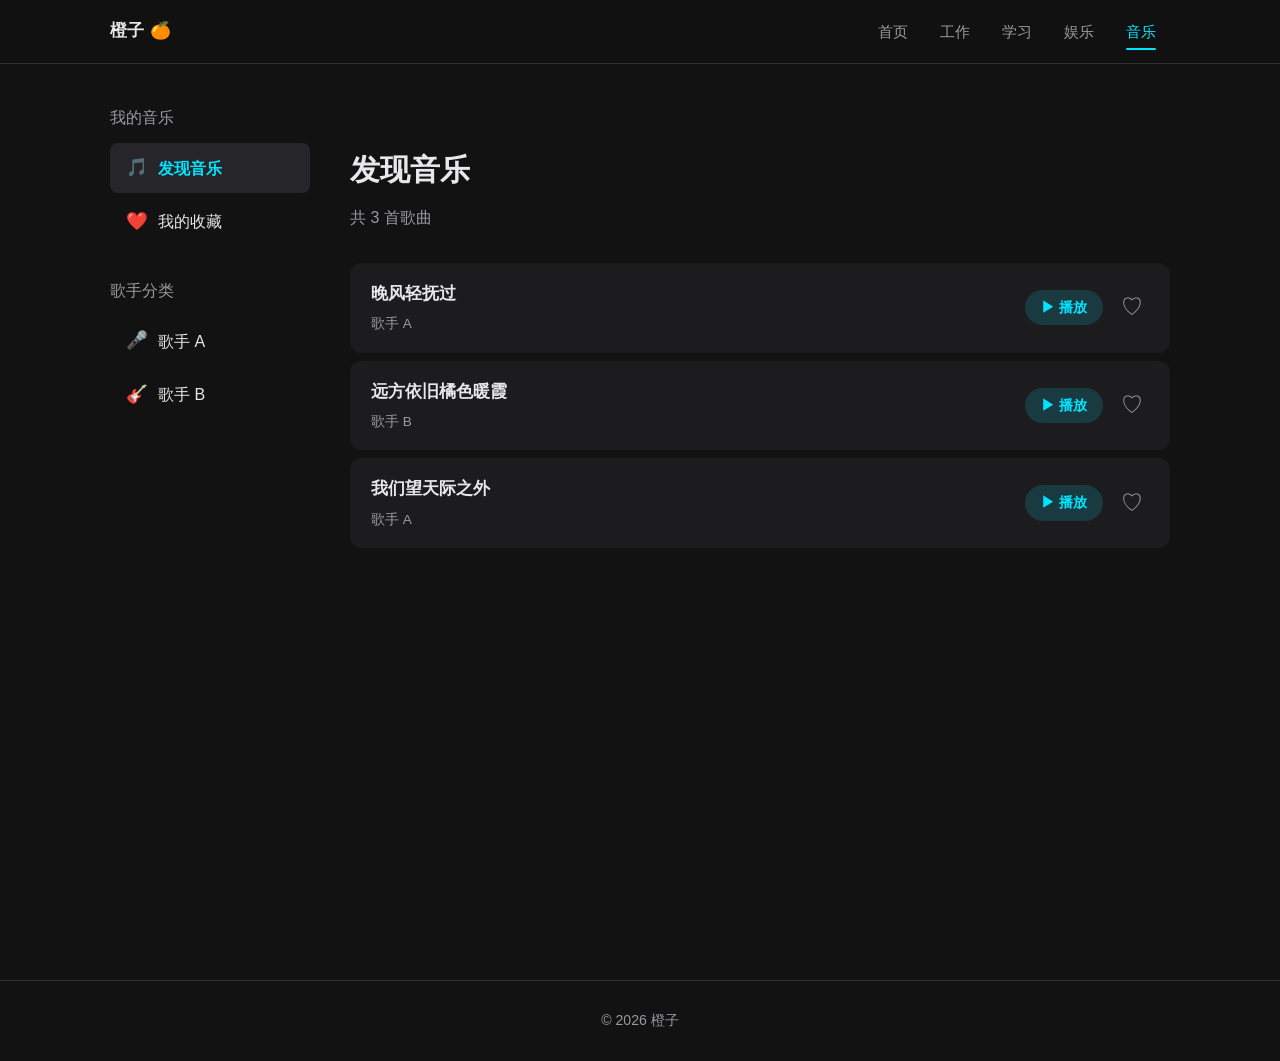
<file: music.html>
<!DOCTYPE html>
<html lang="zh-CN">
<head>
  <meta charset="UTF-8">
  <meta name="viewport" content="width=device-width, initial-scale=1.0">
  <title>音乐库 · 橙子</title>
  <link rel="stylesheet" href="css/base.css">
  <link rel="stylesheet" href="css/music.css">
</head>
<body data-page="music">

  <header class="site-nav">
    <div class="nav-inner">
      <a class="nav-brand" href="index.html">橙子 🍊</a>
      <button class="nav-toggle" aria-label="展开菜单" aria-expanded="false"><span></span></button>
      <nav class="nav-links" id="navLinks">
        <a href="index.html"  data-page="home">首页</a>
        <a href="work.html"   data-page="work">工作</a>
        <a href="study.html"  data-page="study">学习</a>
        <a href="fun.html"    data-page="fun">娱乐</a>
        <a href="music.html"  data-page="music">音乐</a>
      </nav>
    </div>
  </header>

  <main class="music-library container">
    <div class="library-layout">
      
      <!-- 左侧分类导航 -->
      <aside class="library-sidebar">
        <h2 class="sidebar-title">我的音乐</h2>
        <ul class="sidebar-menu">
          <li class="menu-item active" data-filter="all">
            <span class="icon">🎵</span> 发现音乐
          </li>
          <li class="menu-item" data-filter="favorites">
            <span class="icon">❤️</span> 我的收藏
          </li>
        </ul>

        <h2 class="sidebar-title" style="margin-top: 30px;">歌手分类</h2>
        <ul class="sidebar-menu">
          <li class="menu-item" data-filter="artist-A">
            <span class="icon">🎤</span> 歌手 A
          </li>
          <li class="menu-item" data-filter="artist-B">
            <span class="icon">🎸</span> 歌手 B
          </li>
        </ul>
      </aside>

      <!-- 右侧歌曲列表 -->
      <section class="library-content">
        <h1 class="page-title">发现音乐</h1>
        <p class="page-subtitle">共 <span id="songCount">3</span> 首歌曲</p>

        <ul class="song-list" id="songList">
          <!-- 歌曲 1 -->
          <li class="song-item" data-id="1" data-artist="artist-A">
            <div class="song-info">
              <span class="song-name">晚风轻抚过</span>
              <span class="song-artist">歌手 A</span>
            </div>
            <div class="song-actions">
              <button class="btn-play">▶ 播放</button>
              <button class="btn-favorite" title="收藏">♡</button>
            </div>
          </li>

          <!-- 歌曲 2 -->
          <li class="song-item" data-id="2" data-artist="artist-B">
            <div class="song-info">
              <span class="song-name">远方依旧橘色暖霞</span>
              <span class="song-artist">歌手 B</span>
            </div>
            <div class="song-actions">
              <button class="btn-play">▶ 播放</button>
              <button class="btn-favorite" title="收藏">♡</button>
            </div>
          </li>

          <!-- 歌曲 3 -->
          <li class="song-item" data-id="3" data-artist="artist-A">
            <div class="song-info">
              <span class="song-name">我们望天际之外</span>
              <span class="song-artist">歌手 A</span>
            </div>
            <div class="song-actions">
              <button class="btn-play">▶ 播放</button>
              <button class="btn-favorite" title="收藏">♡</button>
            </div>
          </li>
        </ul>
      </section>

    </div>
  </main>

  <footer class="site-footer">
    <div class="container">© 2026 橙子</div>
  </footer>

  <script src="js/nav.js"></script>
  <script src="js/music.js"></script>
</body>
</html>
</file>
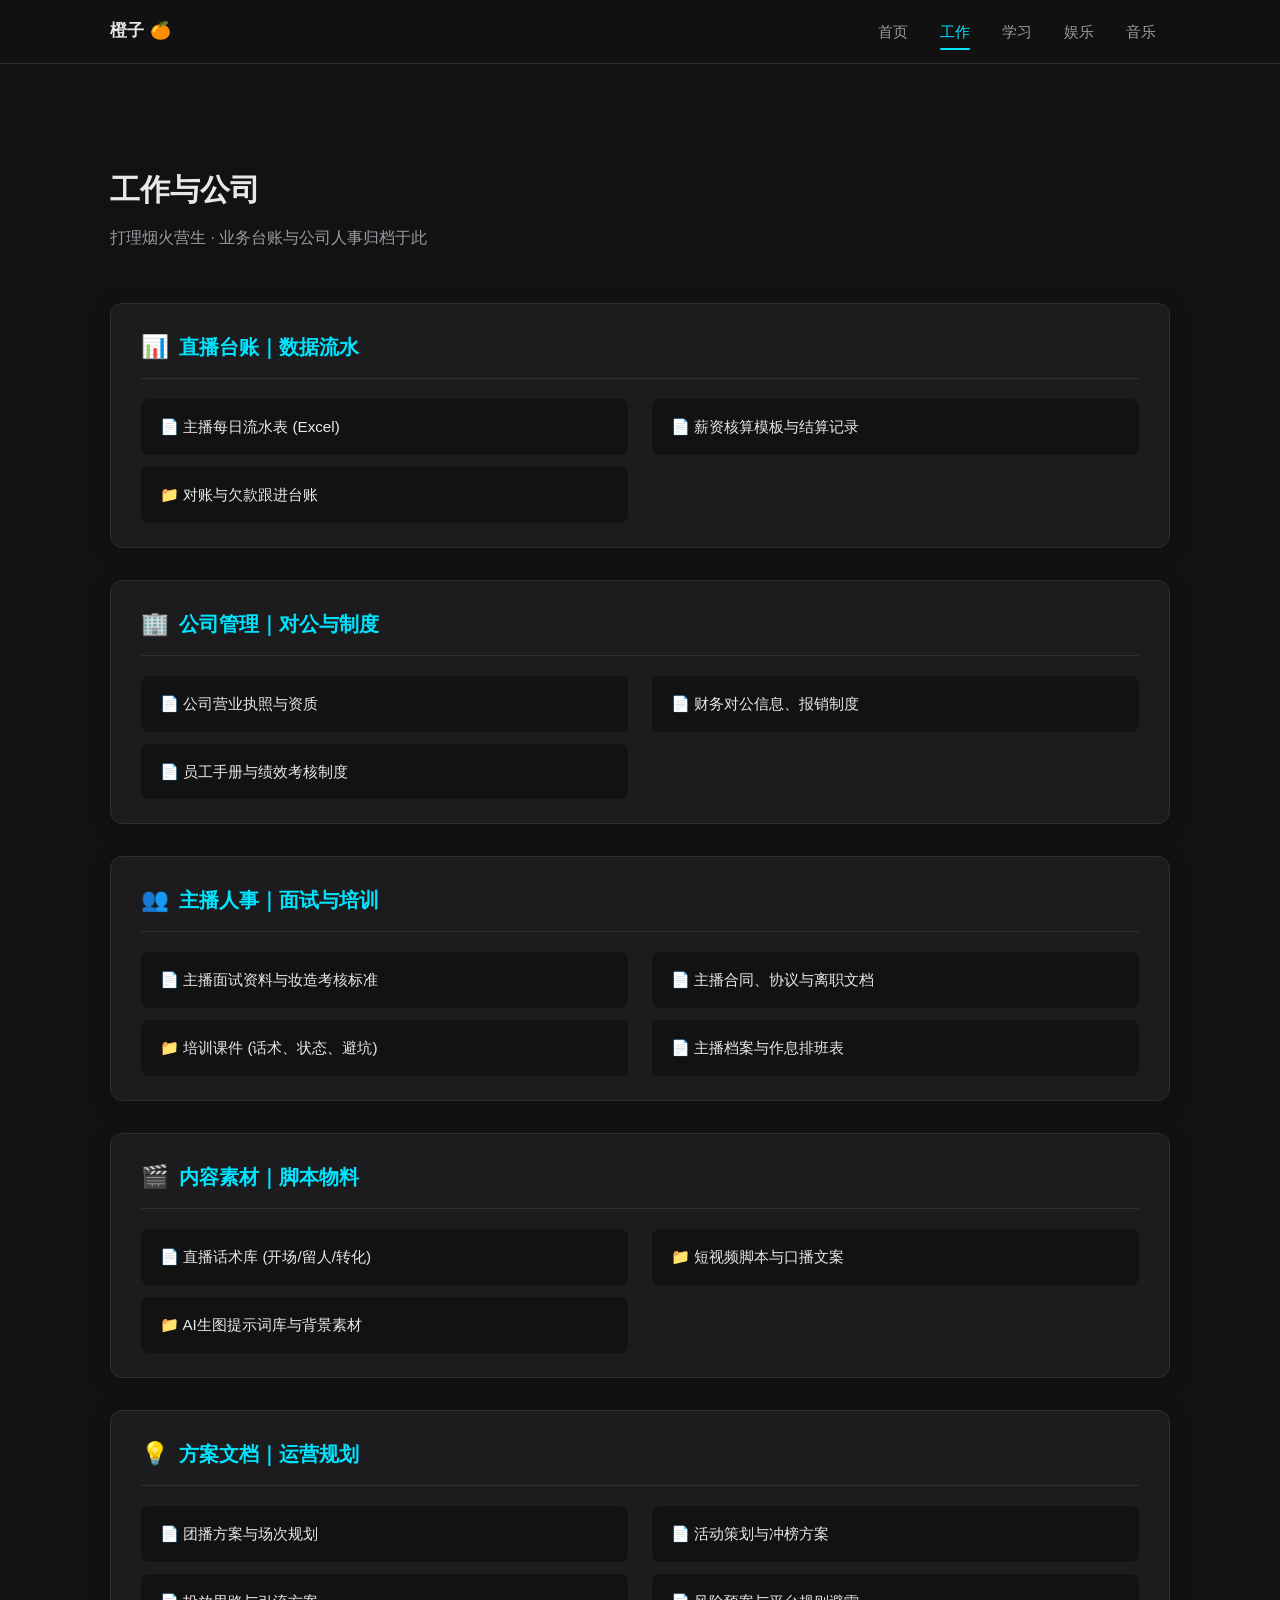
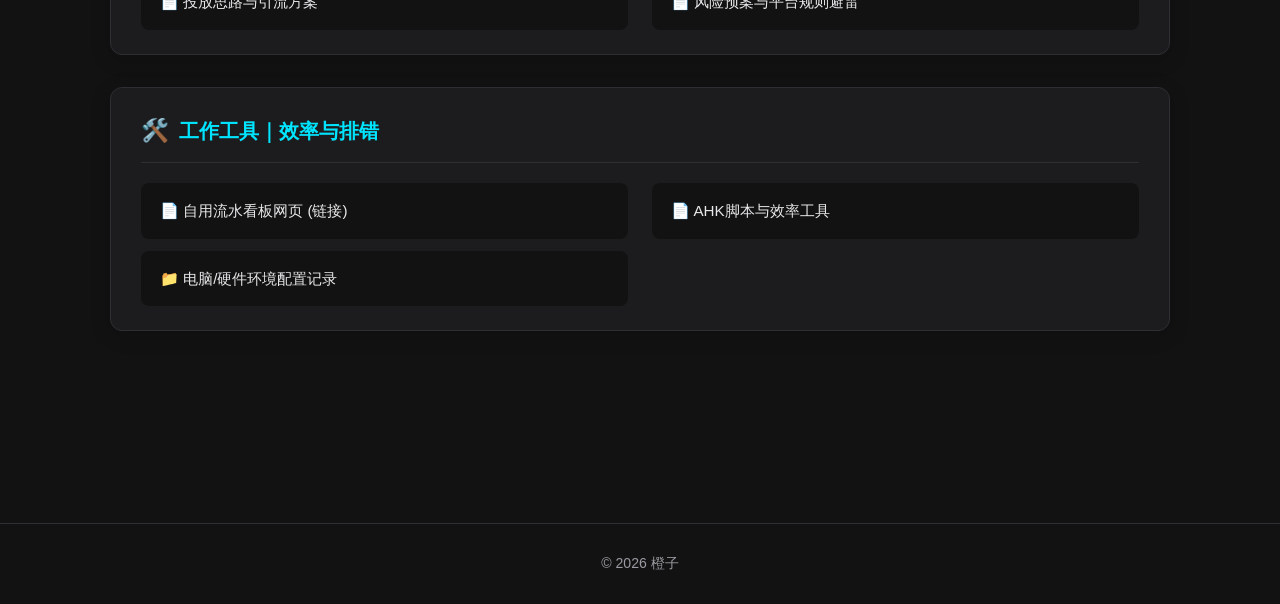
<file: work.html>
<!DOCTYPE html>
<html lang="zh-CN">
<head>
  <meta charset="UTF-8">
  <meta name="viewport" content="width=device-width, initial-scale=1.0">
  <title>工作与公司 · 橙子</title>
  <link rel="stylesheet" href="css/base.css">
  <link rel="stylesheet" href="css/work.css">
</head>
<body data-page="work">

  <!-- 统一的顶部导航栏 -->
  <header class="site-nav">
    <div class="nav-inner">
      <a class="nav-brand" href="index.html">橙子 🍊</a>
      <button class="nav-toggle" aria-label="展开菜单" aria-expanded="false"><span></span></button>
      <nav class="nav-links" id="navLinks">
        <a href="index.html"  data-page="home">首页</a>
        <a href="work.html"   data-page="work">工作</a>
        <a href="study.html"  data-page="study">学习</a>
        <a href="fun.html"    data-page="fun">娱乐</a>
        <a href="music.html"  data-page="music">音乐</a>
      </nav>
    </div>
  </header>

  <main>
    <!-- 页面标题区 -->
    <section class="work-header">
      <div class="container">
        <h1 class="page-title">工作与公司</h1>
        <p class="page-subtitle">打理烟火营生 · 业务台账与公司人事归档于此</p>
      </div>
    </section>

    <!-- 业务分类区 -->
    <section class="work-content">
      <div class="container">
        
        <!-- 1. 直播台账 -->
        <div class="category-section">
          <h2 class="category-title"><span class="icon">📊</span> 直播台账｜数据流水</h2>
          <ul class="file-list">
            <li><a href="#">📄 主播每日流水表 (Excel)</a></li>
            <li><a href="#">📄 薪资核算模板与结算记录</a></li>
            <li><a href="#">📁 对账与欠款跟进台账</a></li>
          </ul>
        </div>

        <!-- 2. 公司管理 -->
        <div class="category-section">
          <h2 class="category-title"><span class="icon">🏢</span> 公司管理｜对公与制度</h2>
          <ul class="file-list">
            <li><a href="#">📄 公司营业执照与资质</a></li>
            <li><a href="#">📄 财务对公信息、报销制度</a></li>
            <li><a href="#">📄 员工手册与绩效考核制度</a></li>
          </ul>
        </div>

        <!-- 3. 主播人事 -->
        <div class="category-section">
          <h2 class="category-title"><span class="icon">👥</span> 主播人事｜面试与培训</h2>
          <ul class="file-list">
            <li><a href="#">📄 主播面试资料与妆造考核标准</a></li>
            <li><a href="#">📄 主播合同、协议与离职文档</a></li>
            <li><a href="#">📁 培训课件 (话术、状态、避坑)</a></li>
            <li><a href="#">📄 主播档案与作息排班表</a></li>
          </ul>
        </div>

        <!-- 4. 内容素材 -->
        <div class="category-section">
          <h2 class="category-title"><span class="icon">🎬</span> 内容素材｜脚本物料</h2>
          <ul class="file-list">
            <li><a href="#">📄 直播话术库 (开场/留人/转化)</a></li>
            <li><a href="#">📁 短视频脚本与口播文案</a></li>
            <li><a href="#">📁 AI生图提示词库与背景素材</a></li>
          </ul>
        </div>

        <!-- 5. 方案文档 -->
        <div class="category-section">
          <h2 class="category-title"><span class="icon">💡</span> 方案文档｜运营规划</h2>
          <ul class="file-list">
            <li><a href="#">📄 团播方案与场次规划</a></li>
            <li><a href="#">📄 活动策划与冲榜方案</a></li>
            <li><a href="#">📄 投放思路与引流方案</a></li>
            <li><a href="#">📄 风险预案与平台规则避雷</a></li>
          </ul>
        </div>

        <!-- 6. 工作工具 -->
        <div class="category-section">
          <h2 class="category-title"><span class="icon">🛠️</span> 工作工具｜效率与排错</h2>
          <ul class="file-list">
            <li><a href="#">📄 自用流水看板网页 (链接)</a></li>
            <li><a href="#">📄 AHK脚本与效率工具</a></li>
            <li><a href="#">📁 电脑/硬件环境配置记录</a></li>
          </ul>
        </div>

      </div>
    </section>
  </main>

  <!-- 统一的页脚 -->
  <footer class="site-footer">
    <div class="container">
      © 2026 橙子
    </div>
  </footer>

  <script src="js/nav.js"></script>
</body>
</html>
</file>
<file: css/base.css>
/* ============================================================
   base.css — 全局变量 / 重置 / 导航栏 / 页脚 / 响应式
   ============================================================ */

/* ---------- 1. 变量 ---------- */
:root {
  /* 配色：深色背景 + 亮色强调 */
  --bg:          #121212;
  --bg-elev:     #1c1c1e;   /* 卡片/浮层 */
  --bg-elev-2:   #26262a;   /* 悬停/输入框 */
  --text:        #e8e8ea;
  --text-muted:  #9a9aa2;
  --accent:      #00e5ff;   /* 亮色强调，全站统一 */
  --accent-dim:  rgba(0, 229, 255, 0.15);
  --border:      #2e2e33;

  /* 尺寸 */
  --nav-h:       64px;
  --max-w:       1100px;
  --radius:      12px;
  --gap:         24px;

  /* 字体 */
  --font: -apple-system, BlinkMacSystemFont, "Segoe UI", "PingFang SC",
          "Hiragino Sans GB", "Microsoft YaHei", sans-serif;

  /* 过渡 */
  --t-fast: 0.15s ease;
  --t:      0.25s ease;
}

/* ---------- 2. 重置 ---------- */
*,
*::before,
*::after { box-sizing: border-box; }

html { -webkit-text-size-adjust: 100%; }

body {
  margin: 0;
  font-family: var(--font);
  font-size: 16px;
  line-height: 1.7;
  color: var(--text);
  background: var(--bg);
  /* 给固定导航留出空间 */
  padding-top: var(--nav-h);
  min-height: 100vh;
}

h1, h2, h3, h4, p, ul, ol, figure, blockquote { margin: 0; }
ul, ol { padding: 0; list-style: none; }

img { max-width: 100%; display: block; }

a {
  color: var(--accent);
  text-decoration: none;
  transition: color var(--t-fast);
}
a:hover { color: #fff; }

button {
  font: inherit;
  color: inherit;
  background: none;
  border: none;
  cursor: pointer;
}

:focus-visible {
  outline: 2px solid var(--accent);
  outline-offset: 2px;
}

/* ---------- 3. 通用布局工具 ---------- */
.container {
  width: 100%;
  max-width: var(--max-w);
  margin: 0 auto;
  padding: 0 20px;
}

.page-title {
  font-size: 1.9rem;
  font-weight: 700;
  margin: 40px 0 8px;
}
.page-subtitle {
  color: var(--text-muted);
  margin-bottom: 32px;
}

/* ============================================================
   4. 导航栏（固定顶部）
   ============================================================ */
.site-nav {
  position: fixed;
  top: 0;
  left: 0;
  right: 0;
  height: var(--nav-h);
  z-index: 100;
  display: flex;
  align-items: center;
  background: rgba(18, 18, 18, 0.85);
  backdrop-filter: blur(10px);
  -webkit-backdrop-filter: blur(10px);
  border-bottom: 1px solid var(--border);
}

.site-nav .nav-inner {
  width: 100%;
  max-width: var(--max-w);
  margin: 0 auto;
  padding: 0 20px;
  display: flex;
  align-items: center;
  justify-content: space-between;
}

/* 左侧站名 */
.nav-brand {
  font-weight: 700;
  font-size: 1.05rem;
  color: var(--text);
  letter-spacing: 0.02em;
}
.nav-brand:hover { color: var(--accent); }

/* 链接列表 */
.nav-links {
  display: flex;
  align-items: center;
  gap: 4px;
}

.nav-links a {
  position: relative;
  display: inline-block;
  padding: 8px 14px;
  border-radius: 8px;
  color: var(--text-muted);
  font-size: 0.95rem;
  transition: color var(--t-fast), background var(--t-fast);
}
.nav-links a:hover {
  color: var(--text);
  background: var(--bg-elev);
}

/* 当前页高亮：底部强调条 */
.nav-links a.active {
  color: var(--accent);
}
.nav-links a.active::after {
  content: "";
  position: absolute;
  left: 14px;
  right: 14px;
  bottom: 2px;
  height: 2px;
  border-radius: 2px;
  background: var(--accent);
}

/* 移动端汉堡按钮（默认隐藏） */
.nav-toggle {
  display: none;
  width: 40px;
  height: 40px;
  border-radius: 8px;
  align-items: center;
  justify-content: center;
  color: var(--text);
}
.nav-toggle:hover { background: var(--bg-elev); }
.nav-toggle span {
  display: block;
  width: 20px;
  height: 2px;
  background: currentColor;
  position: relative;
}
.nav-toggle span::before,
.nav-toggle span::after {
  content: "";
  position: absolute;
  left: 0;
  width: 20px;
  height: 2px;
  background: currentColor;
}
.nav-toggle span::before { top: -6px; }
.nav-toggle span::after  { top: 6px; }

/* ============================================================
   5. 页脚
   ============================================================ */
.site-footer {
  margin-top: 80px;
  padding: 28px 0;
  border-top: 1px solid var(--border);
  color: var(--text-muted);
  font-size: 0.88rem;
  text-align: center;
}
.site-footer a { color: var(--text-muted); }
.site-footer a:hover { color: var(--accent); }

/* ============================================================
   6. 响应式：768px 断点
   ============================================================ */
@media (max-width: 768px) {
  :root { --nav-h: 56px; --gap: 16px; }

  .page-title { font-size: 1.5rem; margin-top: 28px; }

  /* 显示汉堡按钮 */
  .nav-toggle { display: flex; }

  /* 链接列表变为下拉面板 */
  .nav-links {
    position: fixed;
    top: var(--nav-h);
    left: 0;
    right: 0;
    flex-direction: column;
    align-items: stretch;
    gap: 0;
    padding: 8px 12px 16px;
    background: var(--bg);
    border-bottom: 1px solid var(--border);
    box-shadow: 0 12px 24px rgba(0, 0, 0, 0.4);
    /* 默认隐藏 */
    transform: translateY(-8px);
    opacity: 0;
    pointer-events: none;
    transition: opacity var(--t), transform var(--t);
  }
  .nav-links.is-open {
    opacity: 1;
    transform: translateY(0);
    pointer-events: auto;
  }
  .nav-links a {
    padding: 12px 14px;
    font-size: 1rem;
  }
  /* 移动端 active 改为左侧竖条 */
  .nav-links a.active::after {
    left: 4px;
    right: auto;
    top: 10px;
    bottom: 10px;
    width: 3px;
    height: auto;
  }
}
</file>
<file: css/music.css>
/* ============================================================
   music.css — 音乐库 (侧边栏 + 列表)
   ============================================================ */

.music-library {
  padding-top: 40px;
  padding-bottom: 80px;
  min-height: calc(100vh - var(--nav-h));
}

.library-layout {
  display: flex;
  gap: 40px;
}

/* ---------- 左侧边栏 ---------- */
.library-sidebar {
  width: 200px;
  flex-shrink: 0;
}

.sidebar-title {
  font-size: 1rem;
  color: var(--text-muted);
  margin-bottom: 12px;
  font-weight: normal;
}

.sidebar-menu {
  display: flex;
  flex-direction: column;
  gap: 4px;
}

.menu-item {
  display: flex;
  align-items: center;
  gap: 10px;
  padding: 10px 16px;
  border-radius: 8px;
  cursor: pointer;
  color: var(--text);
  transition: all var(--t-fast);
}

.menu-item:hover {
  background: var(--bg-elev);
}

.menu-item.active {
  background: var(--bg-elev-2);
  color: var(--accent);
  font-weight: 600;
}

.menu-item .icon {
  font-size: 1.1rem;
}

/* ---------- 右侧列表 ---------- */
.library-content {
  flex: 1;
  min-width: 0;
}

.song-list {
  display: flex;
  flex-direction: column;
  gap: 8px;
  margin-top: 20px;
}

.song-item {
  display: flex;
  align-items: center;
  justify-content: space-between;
  padding: 16px 20px;
  background: var(--bg-elev);
  border: 1px solid transparent;
  border-radius: var(--radius);
  transition: all var(--t-fast);
}

.song-item:hover {
  background: var(--bg-elev-2);
  border-color: var(--accent-dim);
}

.song-info {
  display: flex;
  flex-direction: column;
  gap: 4px;
}

.song-name {
  font-size: 1.05rem;
  font-weight: 600;
}

.song-artist {
  font-size: 0.85rem;
  color: var(--text-muted);
}

.song-actions {
  display: flex;
  align-items: center;
  gap: 12px;
}

.btn-play {
  padding: 6px 16px;
  border-radius: 999px;
  background: var(--accent-dim);
  color: var(--accent);
  font-size: 0.85rem;
  font-weight: 600;
  transition: all var(--t-fast);
}

.btn-play:hover {
  background: var(--accent);
  color: #000;
}

.btn-favorite {
  font-size: 1.4rem;
  color: var(--text-muted);
  transition: all var(--t-fast);
  line-height: 1;
}

.btn-favorite:hover, .btn-favorite.is-fav {
  color: #ff4d4f; /* 红色爱心 */
  transform: scale(1.1);
}

/* 响应式 */
@media (max-width: 768px) {
  .library-layout {
    flex-direction: column;
  }
  .library-sidebar {
    width: 100%;
  }
  .sidebar-menu {
    flex-direction: row;
    overflow-x: auto;
    padding-bottom: 10px;
  }
  .menu-item {
    white-space: nowrap;
  }
}
</file>
<file: css/work.css>
/* ============================================================
   work.css — 工作台专属
   ============================================================ */

/* 页面顶部标题区 */
.work-header {
  padding: 60px 0 20px;
}

/* 工作台主体内容区 */
.work-content {
  padding-bottom: 80px;
}

/* 每个大分类的卡片容器 */
.category-section {
  margin-bottom: 32px;
  background: var(--bg-elev);
  border: 1px solid var(--border);
  border-radius: var(--radius);
  padding: 24px 30px;
  /* 增加一个极细微的阴影，让卡片更有质感 */
  box-shadow: 0 4px 20px rgba(0, 0, 0, 0.2);
}

/* 分类大标题 */
.category-title {
  font-size: 1.25rem;
  font-weight: 700;
  color: var(--accent);
  margin-bottom: 20px;
  padding-bottom: 12px;
  border-bottom: 1px solid var(--border);
  display: flex;
  align-items: center;
  gap: 10px;
}

.category-title .icon {
  font-size: 1.4rem;
}

/* 文件列表：两列网格 */
.file-list {
  display: grid;
  grid-template-columns: repeat(2, 1fr);
  gap: 12px 24px;
}

/* 每一个文件链接 */
.file-list li a {
  display: flex;
  align-items: center;
  padding: 14px 18px;
  color: var(--text);
  background: var(--bg);
  border: 1px solid transparent;
  border-radius: 8px;
  transition: all var(--t-fast);
  font-size: 0.95rem;
  font-weight: 500;
}

/* 鼠标悬停时的反馈：背景变亮、描边发光、向右微动 */
.file-list li a:hover {
  background: var(--bg-elev-2);
  border-color: var(--accent-dim);
  color: var(--accent);
  transform: translateX(6px); /* 向右滑动 6px，手感更好 */
  box-shadow: 0 0 12px rgba(0, 229, 255, 0.1);
}

/* 响应式：手机端变单列 */
@media (max-width: 768px) {
  .category-section { 
    padding: 20px; 
    margin-bottom: 24px;
  }
  
  .file-list { 
    grid-template-columns: 1fr; 
    gap: 10px;
  }

  /* 手机端悬停不位移，避免页面晃动，改为纯背景高亮 */
  .file-list li a:hover {
    transform: none;
  }
}
</file>
